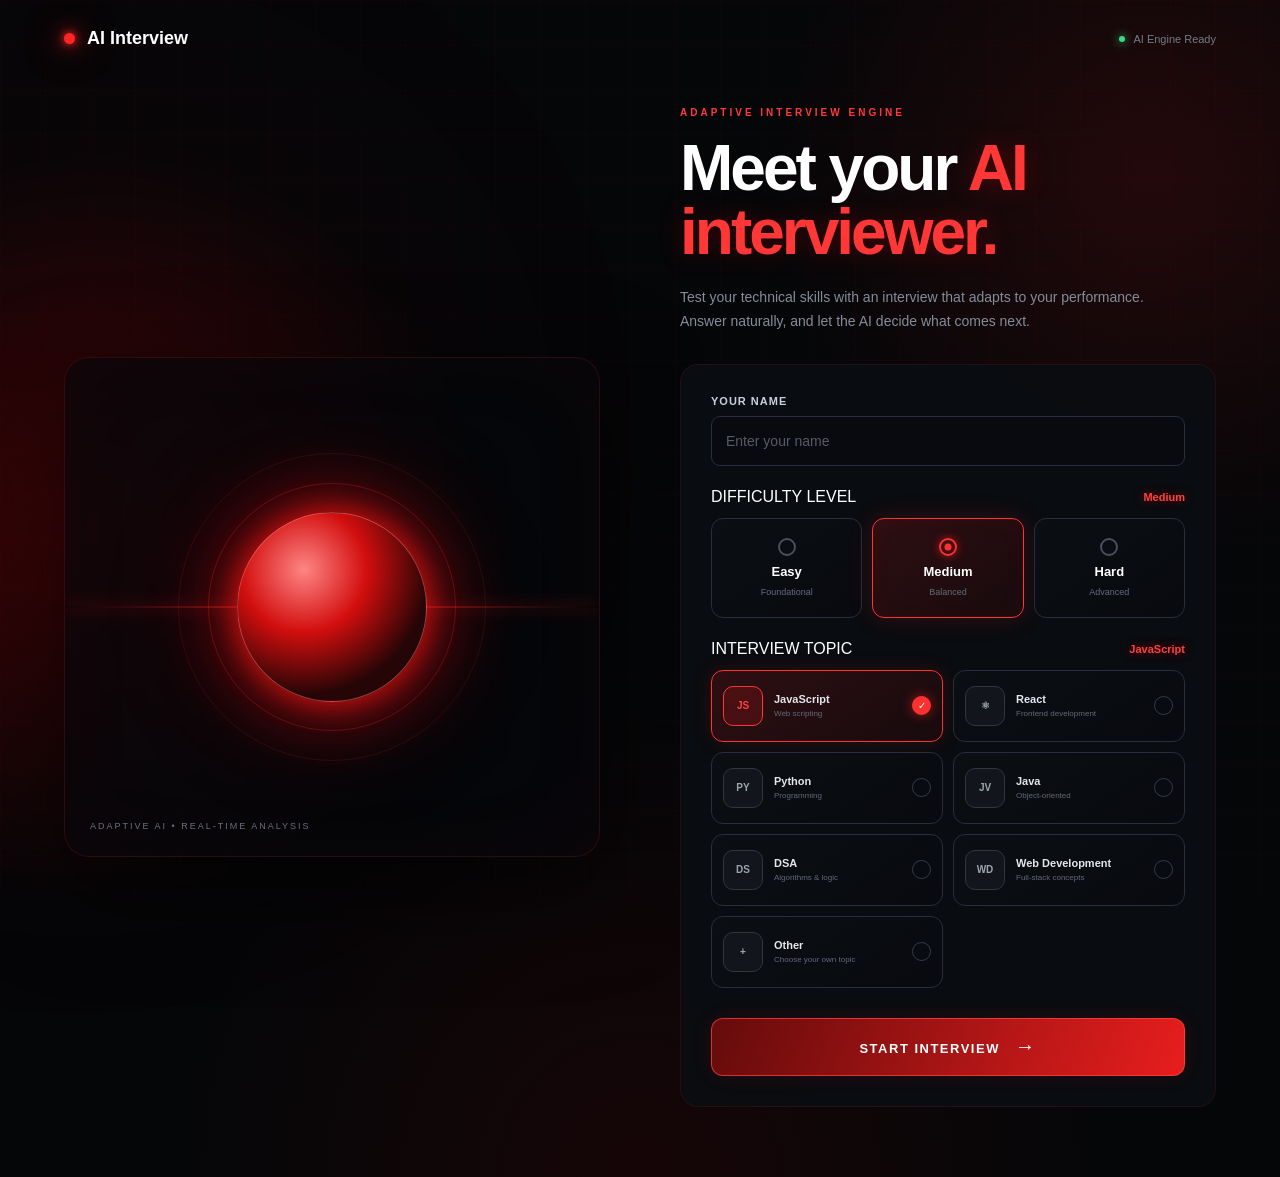
<file: index.html>
<!DOCTYPE html>
<html lang="en">

<head>

<meta charset="UTF-8">

<meta name="viewport"
content="width=device-width, initial-scale=1.0">

<title>AI Interview</title>

<style>

/* =========================
   RESET
========================= */

*{
    margin:0;
    padding:0;
    box-sizing:border-box;
}


/* =========================
   BODY
========================= */

body{

    min-height:100vh;

    color:#fff;

    font-family:
        Arial,
        Helvetica,
        sans-serif;

    overflow-x:hidden;

    background:

        radial-gradient(
            circle at 8% 45%,
            rgba(255,0,0,.20),
            transparent 28%
        ),

        radial-gradient(
            circle at 90% 15%,
            rgba(255,30,30,.12),
            transparent 25%
        ),

        radial-gradient(
            circle at 50% 100%,
            rgba(120,0,0,.15),
            transparent 35%
        ),

        #050608;
}


/* GRID */

body::before{

    content:"";

    position:fixed;

    inset:0;

    background-image:

        linear-gradient(
            rgba(255,0,0,.035) 1px,
            transparent 1px
        ),

        linear-gradient(
            90deg,
            rgba(255,0,0,.035) 1px,
            transparent 1px
        );

    background-size:45px 45px;

    pointer-events:none;
}


/* RED GLOW */

body::after{

    content:"";

    position:fixed;

    width:550px;
    height:550px;

    left:-200px;
    top:20%;

    border-radius:50%;

    background:#ff1515;

    filter:blur(180px);

    opacity:.07;

    animation:bgGlow 6s ease-in-out infinite;

    pointer-events:none;
}


@keyframes bgGlow{

    0%,100%{

        transform:scale(1);

        opacity:.05;
    }

    50%{

        transform:scale(1.3);

        opacity:.1;
    }

}


/* =========================
   HEADER
========================= */

.topbar{

    width:100%;

    padding:28px 5%;

    display:flex;

    justify-content:space-between;

    align-items:center;

    position:relative;

    z-index:10;
}


.brand{

    display:flex;

    align-items:center;

    gap:12px;
}


.brand-dot{

    width:11px;
    height:11px;

    border-radius:50%;

    background:#ff2525;

    box-shadow:

        0 0 8px #ff2525,
        0 0 20px #ff2525,
        0 0 40px rgba(255,0,0,.7);

    animation:dotGlow 2s infinite;
}


@keyframes dotGlow{

    0%,100%{

        transform:scale(1);

        box-shadow:

            0 0 8px #ff2525,
            0 0 20px #ff2525;
    }

    50%{

        transform:scale(1.3);

        box-shadow:

            0 0 12px #ff2525,
            0 0 30px #ff2525,
            0 0 55px rgba(255,0,0,.6);
    }

}


.brand-name{

    font-size:18px;

    font-weight:600;
}


.status{

    display:flex;

    align-items:center;

    gap:8px;

    color:#737b88;

    font-size:11px;
}


.status-dot{

    width:6px;
    height:6px;

    border-radius:50%;

    background:#36dc89;

    box-shadow:0 0 10px #36dc89;
}


/* =========================
   MAIN
========================= */

.main{

    min-height:
        calc(100vh - 80px);

    width:90%;

    max-width:1200px;

    margin:auto;

    display:grid;

    grid-template-columns:
        1fr 1fr;

    gap:80px;

    align-items:center;

    padding:
        30px 0 70px;

    position:relative;

    z-index:2;
}


/* =========================
   AI VISUAL
========================= */

.visual{

    height:500px;

    border-radius:25px;

    position:relative;

    overflow:hidden;

    display:flex;

    justify-content:center;

    align-items:center;

    background:

        radial-gradient(
            circle at center,
            rgba(255,0,0,.15),
            transparent 45%
        ),

        rgba(5,7,11,.75);

    border:
        1px solid
        rgba(255,50,50,.15);

    box-shadow:

        inset 0 0 100px
        rgba(255,0,0,.03),

        0 30px 100px
        rgba(0,0,0,.6);
}


.visual::before{

    content:"";

    position:absolute;

    left:0;

    width:100%;

    height:2px;

    background:

        linear-gradient(
            90deg,
            transparent,
            #ff2525,
            transparent
        );

    box-shadow:
        0 0 15px #ff2525;

    opacity:.6;

    animation:
        scan 4s linear infinite;
}


@keyframes scan{

    0%{
        top:-5%;
    }

    100%{
        top:105%;
    }

}


/* =========================
   AI ORB
========================= */

.ai-orb{

    width:190px;
    height:190px;

    border-radius:50%;

    position:relative;

    background:

        radial-gradient(
            circle at 35% 30%,
            #ff8585,
            #d20e0e 35%,
            #250506 70%
        );

    border:
        1px solid
        rgba(255,120,120,.5);

    box-shadow:

        0 0 30px
        rgba(255,20,20,.8),

        0 0 80px
        rgba(255,20,20,.5),

        0 0 150px
        rgba(255,20,20,.2);

    animation:
        orbFloat 4s ease-in-out infinite;
}


@keyframes orbFloat{

    0%,100%{
        transform:translateY(0);
    }

    50%{
        transform:translateY(-18px);
    }

}


.ai-orb::before{

    content:"";

    position:absolute;

    inset:-30px;

    border-radius:50%;

    border:
        1px solid
        rgba(255,50,50,.25);

    animation:
        rotateRing 8s linear infinite;
}


.ai-orb::after{

    content:"";

    position:absolute;

    inset:-60px;

    border-radius:50%;

    border:
        1px solid
        rgba(255,50,50,.12);

    animation:
        rotateRing 12s linear infinite reverse;
}


@keyframes rotateRing{

    from{
        transform:rotate(0deg);
    }

    to{
        transform:rotate(360deg);
    }

}


.visual-label{

    position:absolute;

    bottom:25px;

    left:25px;

    color:#69717e;

    font-size:9px;

    letter-spacing:2px;
}


/* =========================
   INTRO
========================= */

.intro{

    max-width:550px;

    animation:
        formEnter 1s ease .2s both;
}


@keyframes formEnter{

    from{

        opacity:0;

        transform:
            translateX(50px);
    }

    to{

        opacity:1;

        transform:
            translateX(0);
    }

}


.eyebrow{

    color:#ff3939;

    font-size:10px;

    font-weight:bold;

    letter-spacing:3px;

    margin-bottom:18px;
}


.intro h1{

    font-size:
        clamp(40px,5vw,65px);

    line-height:1;

    letter-spacing:-3px;

    margin-bottom:22px;
}


.intro h1 span{

    color:#ff3737;

    text-shadow:
        0 0 25px
        rgba(255,0,0,.25);
}


.intro-text{

    color:#858c99;

    font-size:14px;

    line-height:1.7;

    max-width:480px;

    margin-bottom:30px;
}


/* =========================
   FORM
========================= */

.form-card{

    padding:30px;

    background:
        rgba(10,13,18,.94);

    border:
        1px solid
        rgba(255,50,50,.1);

    border-radius:18px;

    backdrop-filter:
        blur(20px);
}


.field{

    margin-bottom:22px;
}


.field>label{

    display:block;

    color:#cbd0d8;

    font-size:11px;

    font-weight:600;

    letter-spacing:1px;

    margin-bottom:9px;
}


/* =========================
   NAME
========================= */

.name-input{

    width:100%;

    height:50px;

    background:#080a0f;

    border:
        1px solid
        #292e38;

    border-radius:9px;

    padding:0 14px;

    color:white;

    font-size:14px;

    outline:none;

    transition:.3s;
}


.name-input::placeholder{

    color:#555c67;
}


.name-input:focus{

    border-color:#ff3737;

    box-shadow:

        0 0 0 3px
        rgba(255,30,30,.08),

        0 0 20px
        rgba(255,0,0,.08);
}


/* =========================
   TITLES
========================= */

.difficulty-title,
.topic-title{

    display:flex;

    justify-content:space-between;

    align-items:center;

    margin-bottom:12px;
}


.difficulty-title label,
.topic-title label{

    margin:0;
}


.difficulty-current,
.topic-selected{

    color:#ff4141;

    font-size:11px;

    font-weight:bold;

    text-shadow:
        0 0 10px
        rgba(255,0,0,.5);
}


/* =========================
   DIFFICULTY
========================= */

.difficulty-options{

    display:grid;

    grid-template-columns:
        repeat(3,1fr);

    gap:10px;
}


.difficulty-option input{

    display:none;
}


.difficulty-card{

    min-height:100px;

    padding:14px 8px;

    border:
        1px solid
        #292e38;

    border-radius:12px;

    background:

        linear-gradient(
            145deg,
            #0b0e13,
            #080a0f
        );

    display:flex;

    flex-direction:column;

    align-items:center;

    justify-content:center;

    gap:8px;

    cursor:pointer;

    transition:.3s;
}


.radio-circle{

    width:18px;
    height:18px;

    border-radius:50%;

    border:
        2px solid
        #4a4f59;

    position:relative;

    transition:.3s;
}


.radio-circle::after{

    content:"";

    position:absolute;

    width:7px;
    height:7px;

    border-radius:50%;

    background:#ff3030;

    top:50%;
    left:50%;

    transform:
        translate(-50%,-50%)
        scale(0);

    box-shadow:
        0 0 12px
        #ff3030;

    transition:.3s;
}


.level-name{

    font-size:13px;

    font-weight:600;
}


.level-description{

    font-size:9px;

    color:#646c78;
}


.difficulty-option:hover
.difficulty-card{

    transform:
        translateY(-3px);

    border-color:
        rgba(255,50,50,.4);

    box-shadow:

        0 10px 30px
        rgba(255,0,0,.08);
}


.difficulty-option input:checked
+ .difficulty-card{

    border-color:#ff3030;

    background:

        linear-gradient(
            145deg,
            rgba(255,30,30,.15),
            rgba(50,8,8,.35)
        );

    box-shadow:

        0 0 25px
        rgba(255,30,30,.18),

        inset 0 0 25px
        rgba(255,30,30,.04);
}


.difficulty-option input:checked
+ .difficulty-card
.radio-circle{

    border-color:#ff3030;

    box-shadow:
        0 0 10px
        rgba(255,30,30,.5);
}


.difficulty-option input:checked
+ .difficulty-card
.radio-circle::after{

    transform:
        translate(-50%,-50%)
        scale(1);
}


#easy:checked
+ .difficulty-card{

    border-color:#b73535;
}


#medium:checked
+ .difficulty-card{

    border-color:#ff3535;
}


#hard:checked
+ .difficulty-card{

    border-color:#ff1c1c;

    background:

        linear-gradient(
            145deg,
            rgba(255,0,0,.25),
            rgba(100,5,5,.4)
        );

    box-shadow:

        0 0 35px
        rgba(255,0,0,.28);
}


/* =========================
   TOPICS
========================= */

.topic-options{

    display:grid;

    grid-template-columns:
        repeat(2,1fr);

    gap:10px;
}


.topic-option input{

    display:none;
}


.topic-card{

    min-height:72px;

    padding:11px;

    display:flex;

    align-items:center;

    gap:11px;

    position:relative;

    overflow:hidden;

    border:
        1px solid
        #292e38;

    border-radius:12px;

    background:

        linear-gradient(
            145deg,
            #0b0e13,
            #080a0f
        );

    cursor:pointer;

    transition:.3s;
}


.topic-card:hover{

    transform:
        translateY(-3px);

    border-color:
        rgba(255,50,50,.4);

    box-shadow:

        0 10px 30px
        rgba(255,0,0,.08);
}


.topic-icon{

    width:40px;
    height:40px;

    min-width:40px;

    display:flex;

    align-items:center;

    justify-content:center;

    border-radius:10px;

    background:#12151b;

    border:
        1px solid
        #303540;

    color:#9da4af;

    font-size:10px;

    font-weight:bold;

    transition:.3s;
}


.topic-info{

    min-width:0;
}


.topic-name{

    color:#e4e7ec;

    font-size:11px;

    font-weight:600;

    margin-bottom:4px;
}


.topic-description{

    color:#626a76;

    font-size:8px;
}


.topic-check{

    width:19px;
    height:19px;

    min-width:19px;

    border-radius:50%;

    border:
        1px solid
        #353a44;

    color:transparent;

    display:flex;

    align-items:center;

    justify-content:center;

    font-size:10px;

    margin-left:auto;

    transition:.3s;
}


.topic-option input:checked
+ .topic-card{

    border-color:#ff3030;

    background:

        linear-gradient(
            145deg,
            rgba(255,30,30,.15),
            rgba(50,8,8,.35)
        );

    box-shadow:

        0 0 20px
        rgba(255,30,30,.15);
}


.topic-option input:checked
+ .topic-card
.topic-icon{

    background:
        rgba(255,30,30,.15);

    border-color:#ff3434;

    color:#ff4545;
}


.topic-option input:checked
+ .topic-card
.topic-check{

    background:#ff3030;

    border-color:#ff3030;

    color:white;

    box-shadow:
        0 0 12px
        rgba(255,30,30,.6);
}


/* =========================
   OTHER
========================= */

.other-input-container{

    display:none;

    position:relative;

    margin-top:12px;

    animation:
        otherShow .35s ease;
}


@keyframes otherShow{

    from{

        opacity:0;

        transform:
            translateY(-8px);
    }

    to{

        opacity:1;

        transform:
            translateY(0);
    }

}


.other-topic-input{

    width:100%;

    height:48px;

    padding:
        0 45px 0 14px;

    background:#080a0f;

    color:white;

    border:
        1px solid
        #ff3030;

    border-radius:9px;

    outline:none;

    font-size:13px;
}


.other-topic-input::placeholder{

    color:#555c67;
}


.other-input-container span{

    position:absolute;

    right:15px;

    top:50%;

    transform:
        translateY(-50%);

    color:#ff3b3b;

    font-size:18px;
}


/* =========================
   START BUTTON
========================= */

.start-button{

    width:100%;

    height:58px;

    margin-top:8px;

    border:
        1px solid
        rgba(255,70,70,.7);

    border-radius:12px;

    background:

        linear-gradient(
            110deg,
            #650b0b,
            #e51d1d,
            #700808
        );

    background-size:200% 100%;

    color:white;

    font-size:13px;

    font-weight:700;

    letter-spacing:1.5px;

    cursor:pointer;

    position:relative;

    overflow:hidden;

    transition:

        transform .3s ease,
        box-shadow .3s ease,
        background-position .5s ease;

    box-shadow:

        0 0 20px
        rgba(255,0,0,.12);
}


.start-button::before{

    content:"";

    position:absolute;

    top:0;

    left:-120%;

    width:80%;

    height:100%;

    background:

        linear-gradient(
            100deg,
            transparent,
            rgba(255,255,255,.35),
            transparent
        );

    transform:
        skewX(-25deg);

    transition:.7s;
}


.start-button::after{

    content:"";

    position:absolute;

    inset:-2px;

    border-radius:13px;

    border:
        1px solid
        rgba(255,60,60,.5);

    opacity:0;

    box-shadow:

        0 0 20px #ff2222,

        0 0 40px
        rgba(255,0,0,.5);

    transition:.3s;

    pointer-events:none;
}


.start-button:hover{

    transform:
        translateY(-3px)
        scale(1.01);

    background-position:
        100% 0;

    box-shadow:

        0 8px 30px
        rgba(255,0,0,.3),

        0 0 45px
        rgba(255,0,0,.15);
}


.start-button:hover::before{

    left:130%;
}


.start-button:hover::after{

    opacity:1;
}


.start-button:active{

    transform:
        translateY(0)
        scale(.98);
}


.start-button .arrow{

    font-size:20px;

    margin-left:10px;

    display:inline-block;

    transition:.3s;
}


.start-button:hover .arrow{

    transform:
        translateX(6px);
}




@media(max-width:950px){

    .main{

        grid-template-columns:1fr;

        max-width:700px;

        gap:35px;
    }

    .visual{

        height:300px;

        order:-1;
    }

    .ai-orb{

        width:130px;
        height:130px;
    }

    .intro{

        max-width:100%;
    }

}




@media(max-width:600px){

    .topbar{

        padding:22px 20px;
    }

    .status{

        display:none;
    }

    .main{

        width:
            calc(100% - 30px);

        padding:
            20px 0 50px;

        gap:25px;
    }

    .visual{

        height:220px;

        border-radius:18px;
    }

    .ai-orb{

        width:100px;
        height:100px;
    }

    .intro h1{

        font-size:42px;

        letter-spacing:-2px;
    }

    .form-card{

        padding:20px;

        border-radius:15px;
    }

    .difficulty-options{

        grid-template-columns:1fr;
    }

    .difficulty-card{

        min-height:65px;

        flex-direction:row;

        justify-content:flex-start;

        padding:13px 16px;
    }

    .level-description{

        margin-left:auto;
    }

    .topic-options{

        grid-template-columns:1fr;
    }

}




@media(max-width:380px){

    .brand-name{

        font-size:16px;
    }

    .intro h1{

        font-size:35px;
    }

    .form-card{

        padding:16px;
    }

}

</style>

</head>


<body>




<header class="topbar">

    <div class="brand">

        <div class="brand-dot"></div>

        <div class="brand-name">
            AI Interview
        </div>

    </div>


    <div class="status">

        <div class="status-dot"></div>

        AI Engine Ready

    </div>

</header>





<main class="main">


    <!-- AI VISUAL -->

    <section class="visual">

        <div class="ai-orb"></div>

        <div class="visual-label">

            ADAPTIVE AI • REAL-TIME ANALYSIS

        </div>

    </section>



    <!-- INTRO -->

    <section class="intro">


        <div class="eyebrow">

            ADAPTIVE INTERVIEW ENGINE

        </div>


        <h1>

            Meet your
            <span>AI interviewer.</span>

        </h1>


        <p class="intro-text">

            Test your technical skills with an
            interview that adapts to your performance.
            Answer naturally, and let the AI decide
            what comes next.

        </p>



        <!-- FORM -->

        <div class="form-card">


            <!-- NAME -->

            <div class="field">

                <label>
                    YOUR NAME
                </label>

                <input

                    type="text"

                    class="name-input"

                    id="nameInput"

                    placeholder="Enter your name"

                >

            </div>



            <!-- DIFFICULTY -->

            <div class="field">


                <div class="difficulty-title">

                    <label>

                        DIFFICULTY LEVEL

                    </label>


                    <span

                        class="difficulty-current"

                        id="difficultyText">

                        Medium

                    </span>

                </div>



                <div class="difficulty-options">


                    <!-- EASY -->

                    <label class="difficulty-option">

                        <input

                            type="radio"

                            name="difficulty"

                            id="easy"

                            value="Easy"

                        >

                        <div class="difficulty-card">

                            <div class="radio-circle"></div>

                            <div class="level-name">
                                Easy
                            </div>

                            <div class="level-description">
                                Foundational
                            </div>

                        </div>

                    </label>



                    <!-- MEDIUM -->

                    <label class="difficulty-option">

                        <input

                            type="radio"

                            name="difficulty"

                            id="medium"

                            value="Medium"

                            checked

                        >

                        <div class="difficulty-card">

                            <div class="radio-circle"></div>

                            <div class="level-name">
                                Medium
                            </div>

                            <div class="level-description">
                                Balanced
                            </div>

                        </div>

                    </label>



                    <!-- HARD -->

                    <label class="difficulty-option">

                        <input

                            type="radio"

                            name="difficulty"

                            id="hard"

                            value="Hard"

                        >

                        <div class="difficulty-card">

                            <div class="radio-circle"></div>

                            <div class="level-name">
                                Hard
                            </div>

                            <div class="level-description">
                                Advanced
                            </div>

                        </div>

                    </label>


                </div>

            </div>



            <!-- TOPIC -->

            <div class="field">


                <div class="topic-title">

                    <label>

                        INTERVIEW TOPIC

                    </label>


                    <span

                        class="topic-selected"

                        id="topicText">

                        JavaScript

                    </span>

                </div>



                <div class="topic-options">


                    <!-- JAVASCRIPT -->

                    <label class="topic-option">

                        <input

                            type="radio"

                            name="topic"

                            value="JavaScript"

                            checked

                        >

                        <div class="topic-card">

                            <div class="topic-icon">
                                JS
                            </div>

                            <div class="topic-info">

                                <div class="topic-name">
                                    JavaScript
                                </div>

                                <div class="topic-description">
                                    Web scripting
                                </div>

                            </div>

                            <div class="topic-check">
                                ✓
                            </div>

                        </div>

                    </label>



                    <!-- REACT -->

                    <label class="topic-option">

                        <input

                            type="radio"

                            name="topic"

                            value="React"

                        >

                        <div class="topic-card">

                            <div class="topic-icon">
                                ⚛
                            </div>

                            <div class="topic-info">

                                <div class="topic-name">
                                    React
                                </div>

                                <div class="topic-description">
                                    Frontend development
                                </div>

                            </div>

                            <div class="topic-check">
                                ✓
                            </div>

                        </div>

                    </label>



                    <!-- PYTHON -->

                    <label class="topic-option">

                        <input

                            type="radio"

                            name="topic"

                            value="Python"

                        >

                        <div class="topic-card">

                            <div class="topic-icon">
                                PY
                            </div>

                            <div class="topic-info">

                                <div class="topic-name">
                                    Python
                                </div>

                                <div class="topic-description">
                                    Programming
                                </div>

                            </div>

                            <div class="topic-check">
                                ✓
                            </div>

                        </div>

                    </label>



                    <!-- JAVA -->

                    <label class="topic-option">

                        <input

                            type="radio"

                            name="topic"

                            value="Java"

                        >

                        <div class="topic-card">

                            <div class="topic-icon">
                                JV
                            </div>

                            <div class="topic-info">

                                <div class="topic-name">
                                    Java
                                </div>

                                <div class="topic-description">
                                    Object-oriented
                                </div>

                            </div>

                            <div class="topic-check">
                                ✓
                            </div>

                        </div>

                    </label>



                    <!-- DSA -->

                    <label class="topic-option">

                        <input

                            type="radio"

                            name="topic"

                            value="DSA"

                        >

                        <div class="topic-card">

                            <div class="topic-icon">
                                DS
                            </div>

                            <div class="topic-info">

                                <div class="topic-name">
                                    DSA
                                </div>

                                <div class="topic-description">
                                    Algorithms & logic
                                </div>

                            </div>

                            <div class="topic-check">
                                ✓
                            </div>

                        </div>

                    </label>



                    <!-- WEB DEVELOPMENT -->

                    <label class="topic-option">

                        <input

                            type="radio"

                            name="topic"

                            value="Web Development"

                        >

                        <div class="topic-card">

                            <div class="topic-icon">
                                WD
                            </div>

                            <div class="topic-info">

                                <div class="topic-name">
                                    Web Development
                                </div>

                                <div class="topic-description">
                                    Full-stack concepts
                                </div>

                            </div>

                            <div class="topic-check">
                                ✓
                            </div>

                        </div>

                    </label>



                    <!-- OTHER -->

                    <label class="topic-option">

                        <input

                            type="radio"

                            name="topic"

                            value="Other"

                            id="otherTopic"

                        >

                        <div class="topic-card">

                            <div class="topic-icon">
                                +
                            </div>

                            <div class="topic-info">

                                <div class="topic-name">
                                    Other
                                </div>

                                <div class="topic-description">
                                    Choose your own topic
                                </div>

                            </div>

                            <div class="topic-check">
                                ✓
                            </div>

                        </div>

                    </label>


                </div>



                <!-- OTHER INPUT -->

                <div

                    class="other-input-container"

                    id="otherInputContainer"

                >

                    <input

                        type="text"

                        class="other-topic-input"

                        id="otherTopicInput"

                        placeholder="Enter language or topic..."

                    >

                    <span>↵</span>

                </div>


            </div>



            <!-- START BUTTON -->

            <button

                class="start-button"

                id="startButton"

            >

                <span>
                    START INTERVIEW
                </span>

                <span class="arrow">
                    →
                </span>

            </button>


        </div>

    </section>

</main>




<script>


const difficultyOptions =
document.querySelectorAll(
    'input[name="difficulty"]'
);


const difficultyText =
document.getElementById(
    "difficultyText"
);


difficultyOptions.forEach(option => {

    option.addEventListener(
        "change",
        () => {

            difficultyText.textContent =
                option.value;

        }
    );

});





const topicOptions =
document.querySelectorAll(
    'input[name="topic"]'
);


const topicText =
document.getElementById(
    "topicText"
);


const otherTopic =
document.getElementById(
    "otherTopic"
);


const otherInputContainer =
document.getElementById(
    "otherInputContainer"
);


const otherTopicInput =
document.getElementById(
    "otherTopicInput"
);



topicOptions.forEach(option => {

    option.addEventListener(
        "change",
        () => {

            if(option.value === "Other"){

                otherInputContainer.style.display =
                    "block";


                topicText.textContent =
                    "Custom";


                setTimeout(() => {

                    otherTopicInput.focus();

                },100);

            }

            else{

                otherInputContainer.style.display =
                    "none";


                topicText.textContent =
                    option.value;


                otherTopicInput.value =
                    "";

            }

        }
    );

});






otherTopicInput.addEventListener(
    "input",
    () => {

        if(

            otherTopic.checked &&

            otherTopicInput.value.trim() !== ""

        ){

            topicText.textContent =
                otherTopicInput.value.trim();

        }

    }
);





document.getElementById(
    "startButton"
).addEventListener(
    "click",
    () => {


        /* GET NAME */

        const name =
            document.getElementById(
                "nameInput"
            )
            .value
            .trim();



        /* GET DIFFICULTY */

        const difficulty =
            document.querySelector(
                'input[name="difficulty"]:checked'
            )
            .value;



        /* GET TOPIC */

        let topic =
            document.querySelector(
                'input[name="topic"]:checked'
            )
            .value;



        /* NAME VALIDATION */

        if(name === ""){

            alert(
                "Please enter your name."
            );

            document.getElementById(
                "nameInput"
            ).focus();

            return;

        }



        /* OTHER TOPIC */

        if(topic === "Other"){

            topic =
                otherTopicInput
                .value
                .trim();



            if(topic === ""){

                alert(
                    "Please enter your interview topic."
                );

                otherTopicInput.focus();

                return;

            }

        }



       
      

        localStorage.setItem(
            "interviewName",
            name
        );


        localStorage.setItem(
            "interviewDifficulty",
            difficulty
        );


        localStorage.setItem(
            "interviewTopic",
            topic
        );



        
        window.location.href =
            "subtopics.html";

    }
);

</script>

</body>

</html>
</file>
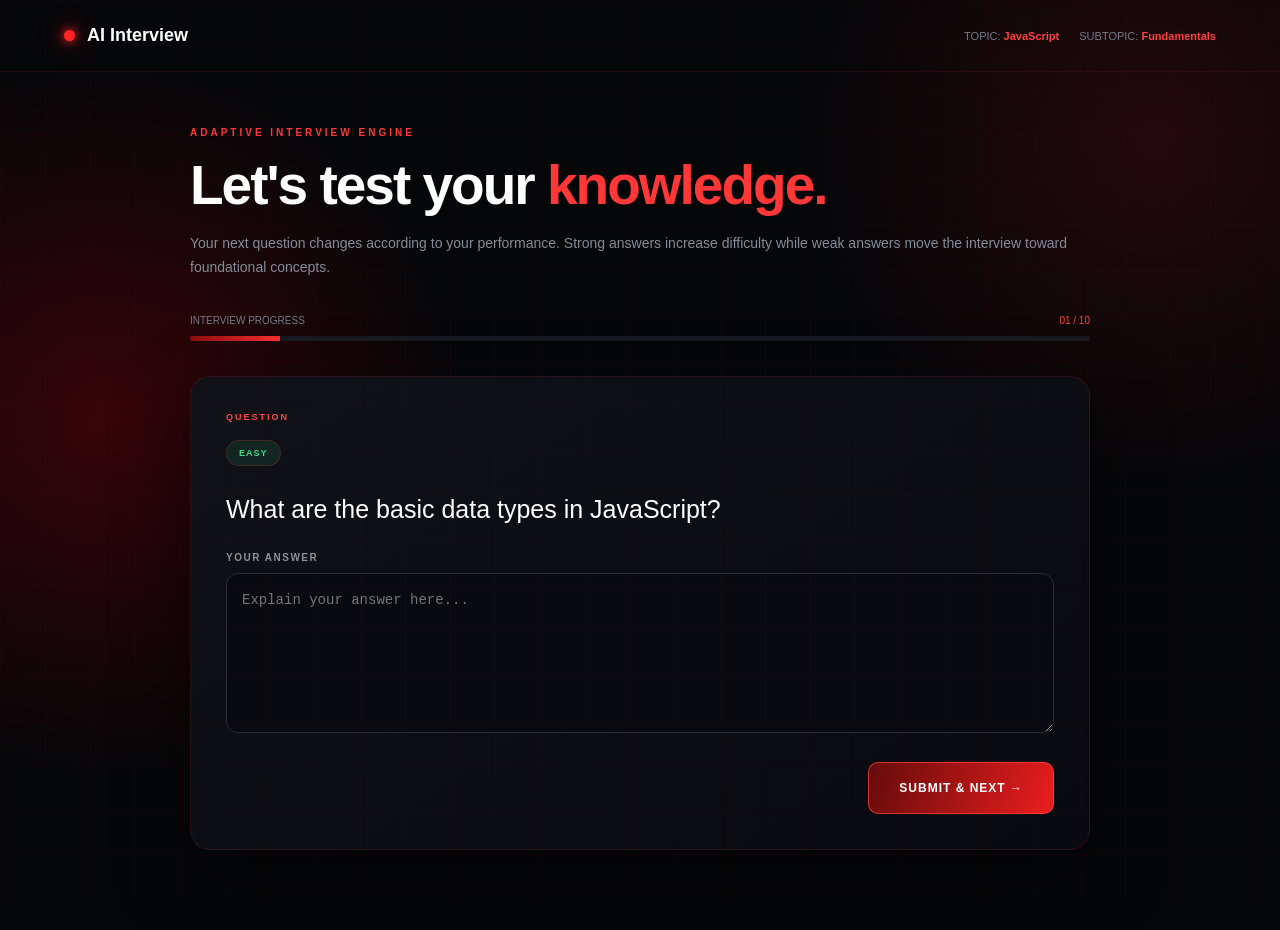
<file: questions.html>
<!DOCTYPE html>
<html lang="en">
<head>
<meta charset="UTF-8">
<meta name="viewport" content="width=device-width, initial-scale=1.0">
<title>AI Interview - Adaptive Interview</title>

<style>
*{
    margin:0;
    padding:0;
    box-sizing:border-box;
}

body{
    min-height:100vh;
    color:white;
    font-family:Arial,Helvetica,sans-serif;
    background:
        radial-gradient(circle at 8% 45%,rgba(255,0,0,.20),transparent 28%),
        radial-gradient(circle at 90% 15%,rgba(255,30,30,.12),transparent 25%),
        #050608;
}

body::before{
    content:"";
    position:fixed;
    inset:0;
    background-image:
        linear-gradient(rgba(255,0,0,.035) 1px,transparent 1px),
        linear-gradient(90deg,rgba(255,0,0,.035) 1px,transparent 1px);
    background-size:45px 45px;
    pointer-events:none;
}

.topbar{
    padding:25px 5%;
    display:flex;
    justify-content:space-between;
    align-items:center;
    border-bottom:1px solid rgba(255,50,50,.08);
}

.brand{
    display:flex;
    align-items:center;
    gap:12px;
}

.brand-dot{
    width:11px;
    height:11px;
    border-radius:50%;
    background:#ff2525;
    box-shadow:0 0 10px #ff2525,0 0 25px #ff2525;
}

.brand-name{
    font-size:18px;
    font-weight:600;
}

.info{
    display:flex;
    gap:20px;
    color:#737b88;
    font-size:11px;
}

.info span{
    color:#ff4141;
    font-weight:bold;
}

.container{
    width:90%;
    max-width:900px;
    margin:auto;
    padding:55px 0 80px;
}

.eyebrow{
    color:#ff3939;
    font-size:10px;
    font-weight:bold;
    letter-spacing:3px;
    margin-bottom:15px;
}

.heading h1{
    font-size:clamp(38px,5vw,55px);
    letter-spacing:-2px;
    margin-bottom:15px;
}

.heading h1 span{
    color:#ff3737;
}

.heading p{
    color:#858c99;
    font-size:14px;
    line-height:1.7;
}

.progress{
    margin:35px 0;
}

.progress-top{
    display:flex;
    justify-content:space-between;
    color:#737b88;
    font-size:10px;
    margin-bottom:10px;
}

.progress-number{
    color:#ff4141;
}

.progress-bar{
    height:5px;
    background:#171a20;
    border-radius:10px;
    overflow:hidden;
}

.progress-fill{
    height:100%;
    width:10%;
    background:linear-gradient(90deg,#8b0c0c,#ff3030);
    transition:.5s;
}

.question-card{
    background:linear-gradient(145deg,rgba(15,18,24,.97),rgba(8,10,15,.97));
    border:1px solid rgba(255,50,50,.13);
    border-radius:20px;
    padding:35px;
    box-shadow:0 25px 70px rgba(0,0,0,.5);
}

.question-tag{
    color:#ff4545;
    font-size:9px;
    font-weight:bold;
    letter-spacing:2px;
    margin-bottom:18px;
}

.question-text{
    font-size:25px;
    line-height:1.45;
    margin-bottom:25px;
}

.difficulty{
    display:inline-block;
    padding:7px 12px;
    border-radius:20px;
    background:rgba(255,30,30,.08);
    border:1px solid rgba(255,50,50,.2);
    color:#ff4545;
    font-size:9px;
    font-weight:bold;
    letter-spacing:1px;
    margin-bottom:25px;
}

.answer-label{
    display:block;
    color:#8a919c;
    font-size:10px;
    font-weight:bold;
    letter-spacing:1.5px;
    margin-bottom:10px;
}

.answer-box{
    width:100%;
    min-height:160px;
    resize:vertical;
    padding:15px;
    background:#080a0f;
    border:1px solid #292e38;
    border-radius:12px;
    color:white;
    font-size:14px;
    line-height:1.6;
    outline:none;
}

.answer-box:focus{
    border-color:#ff3737;
    box-shadow:0 0 0 3px rgba(255,30,30,.08);
}

.button-row{
    display:flex;
    justify-content:flex-end;
    margin-top:25px;
}

.next-button{
    height:52px;
    padding:0 30px;
    border:1px solid rgba(255,70,70,.7);
    border-radius:10px;
    background:linear-gradient(110deg,#650b0b,#e51d1d,#700808);
    background-size:200% 100%;
    color:white;
    font-size:12px;
    font-weight:bold;
    letter-spacing:1px;
    cursor:pointer;
    transition:.3s;
}

.next-button:hover{
    transform:translateY(-2px);
    background-position:100% 0;
    box-shadow:0 8px 30px rgba(255,0,0,.3);
}

.feedback{
    display:none;
    margin-top:20px;
    padding:15px;
    border-radius:10px;
    font-size:11px;
}

.feedback.good{
    display:block;
    color:#36dc89;
    background:rgba(54,220,137,.06);
    border:1px solid rgba(54,220,137,.2);
}

.feedback.average{
    display:block;
    color:#ffb13b;
    background:rgba(255,177,59,.06);
    border:1px solid rgba(255,177,59,.2);
}

.feedback.bad{
    display:block;
    color:#ff4545;
    background:rgba(255,30,30,.06);
    border:1px solid rgba(255,30,30,.2);
}

.result-card{
    display:none;
    text-align:center;
    background:linear-gradient(145deg,rgba(15,18,24,.97),rgba(8,10,15,.97));
    border:1px solid rgba(255,50,50,.13);
    border-radius:20px;
    padding:45px 30px;
}

.result-card h2{
    font-size:32px;
    margin-bottom:12px;
}

.result-card h2 span{
    color:#ff3737;
}

.result-message{
    color:#737b88;
    font-size:13px;
    margin-bottom:30px;
}

.score{
    width:150px;
    height:150px;
    margin:0 auto 30px;
    border-radius:50%;
    display:flex;
    flex-direction:column;
    align-items:center;
    justify-content:center;
    background:radial-gradient(circle,rgba(255,30,30,.16),#080a0f 65%);
    border:2px solid rgba(255,40,40,.6);
}

.score-number{
    font-size:30px;
    font-weight:bold;
}

.score-label{
    color:#737b88;
    font-size:9px;
    letter-spacing:2px;
    margin-top:5px;
}

.stats{
    display:grid;
    grid-template-columns:repeat(3,1fr);
    gap:12px;
    margin-bottom:30px;
}

.stat{
    padding:20px 10px;
    background:#080a0f;
    border:1px solid #292e38;
    border-radius:12px;
}

.stat-number{
    font-size:25px;
    font-weight:bold;
    margin-bottom:7px;
}

.correct{
    color:#36dc89;
}

.skipped{
    color:#ff9b30;
}

.wrong{
    color:#ff3030;
}

.stat-label{
    color:#737b88;
    font-size:9px;
    letter-spacing:1.5px;
}

.progression{
    padding:20px;
    background:#080a0f;
    border:1px solid #292e38;
    border-radius:12px;
    margin-bottom:25px;
}

.progression-title{
    color:#737b88;
    font-size:10px;
    letter-spacing:1px;
    margin-bottom:15px;
}

.progression-list{
    display:flex;
    justify-content:center;
    gap:8px;
    flex-wrap:wrap;
}

.level{
    padding:7px 10px;
    border-radius:8px;
    font-size:9px;
    font-weight:bold;
}

.easy{
    background:rgba(54,220,137,.1);
    color:#36dc89;
}

.medium{
    background:rgba(255,177,59,.1);
    color:#ffb13b;
}

.hard{
    background:rgba(255,30,30,.1);
    color:#ff4545;
}

.home-button{
    height:50px;
    padding:0 25px;
    border:1px solid #292e38;
    border-radius:10px;
    background:#0b0e13;
    color:white;
    cursor:pointer;
}

@media(max-width:600px){

    .topbar{
        padding:20px;
    }

    .info{
        display:none;
    }

    .container{
        width:calc(100% - 30px);
        padding:40px 0;
    }

    .question-card{
        padding:22px;
    }

    .question-text{
        font-size:20px;
    }

    .next-button{
        width:100%;
    }

    .stats{
        gap:6px;
    }
}
</style>
</head>

<body>

<header class="topbar">

    <div class="brand">
        <div class="brand-dot"></div>
        <div class="brand-name">AI Interview</div>
    </div>

    <div class="info">
        <div>TOPIC: <span id="topicDisplay"></span></div>
        <div>SUBTOPIC: <span id="subtopicDisplay"></span></div>
    </div>

</header>

<main class="container">

<section class="heading">

    <div class="eyebrow">
        ADAPTIVE INTERVIEW ENGINE
    </div>

    <h1>
        Let's test your <span>knowledge.</span>
    </h1>

    <p>
        Your next question changes according to your performance.
        Strong answers increase difficulty while weak answers
        move the interview toward foundational concepts.
    </p>

</section>

<div class="progress">

    <div class="progress-top">

        <span>
            INTERVIEW PROGRESS
        </span>

        <span class="progress-number" id="progressNumber">
            01 / 10
        </span>

    </div>

    <div class="progress-bar">

        <div
            class="progress-fill"
            id="progressFill">
        </div>

    </div>

</div>

<section class="question-card" id="questionCard">

    <div class="question-tag">
        QUESTION
    </div>

    <div
        class="difficulty"
        id="difficulty">
        EASY
    </div>

    <div
        class="question-text"
        id="questionText">
        Loading...
    </div>

    <label class="answer-label">
        YOUR ANSWER
    </label>

    <textarea
        class="answer-box"
        id="answerBox"
        placeholder="Explain your answer here...">
    </textarea>

    <div
        class="feedback"
        id="feedback">
    </div>

    <div class="button-row">

        <button
            class="next-button"
            id="nextButton">
            SUBMIT & NEXT →
        </button>

    </div>

</section>

<section
    class="result-card"
    id="resultCard">

    <div class="eyebrow">
        INTERVIEW COMPLETE
    </div>

    <h2>
        Your <span>Result</span>
    </h2>

    <p
        class="result-message"
        id="resultMessage">
    </p>

    <div class="score">

        <div
            class="score-number"
            id="finalScore">
            0 / 10
        </div>

        <div class="score-label">
            SCORE
        </div>

    </div>

    <div class="stats">

        <div class="stat">

            <div
                class="stat-number correct"
                id="correctCount">
                0
            </div>

            <div class="stat-label">
                CORRECT
            </div>

        </div>

        <div class="stat">

            <div
                class="stat-number skipped"
                id="skippedCount">
                0
            </div>

            <div class="stat-label">
                SKIPPED
            </div>

        </div>

        <div class="stat">

            <div
                class="stat-number wrong"
                id="wrongCount">
                0
            </div>

            <div class="stat-label">
                WRONG
            </div>

        </div>

    </div>

    <div class="progression">

        <div class="progression-title">
            DIFFICULTY PROGRESSION
        </div>

        <div
            class="progression-list"
            id="progressionList">
        </div>

    </div>

    <button
        class="home-button"
        onclick="window.location.href='index.html'">
        ← BACK TO HOME
    </button>

</section>

</main>

<script>

const params =
    new URLSearchParams(window.location.search);

const topic =
    params.get("topic") || "JavaScript";

const subtopic =
    params.get("subtopic") || "Fundamentals";

document.getElementById("topicDisplay").textContent = topic;

document.getElementById("subtopicDisplay").textContent = subtopic;

const questionBank = {

    JavaScript:{

        easy:[
            "What is JavaScript?",
            "What are variables in JavaScript?",
            "What are the basic data types in JavaScript?"
        ],

        medium:[
            "What is the difference between let, var and const?",
            "Explain the difference between == and === in JavaScript.",
            "What are JavaScript functions and why are they useful?"
        ],

        hard:[
            "Explain closures in JavaScript with an example.",
            "Explain the JavaScript event loop.",
            "How do promises, async and await work in JavaScript?"
        ]

    },

    React:{

        easy:[
            "What is React?",
            "What is a React component?",
            "What are props in React?"
        ],

        medium:[
            "What is state in React?",
            "Explain the useState hook.",
            "What is the Virtual DOM?"
        ],

        hard:[
            "Explain useEffect and its dependency array.",
            "What are custom hooks in React?",
            "How can you optimize React application performance?"
        ]

    },

    Python:{

        easy:[
            "What is Python?",
            "What are variables in Python?",
            "What are lists in Python?"
        ],

        medium:[
            "What is the difference between a list and tuple?",
            "Explain dictionaries in Python.",
            "What is object-oriented programming in Python?"
        ],

        hard:[
            "Explain decorators in Python.",
            "What are generators in Python?",
            "Explain Python memory management."
        ]

    },

    Java:{

        easy:[
            "What is Java?",
            "What is a class in Java?",
            "What is an object in Java?"
        ],

        medium:[
            "Explain inheritance in Java.",
            "What is polymorphism?",
            "What is encapsulation?"
        ],

        hard:[
            "Explain abstraction and interfaces in Java.",
            "Explain method overloading and overriding.",
            "How does the JVM manage Java programs?"
        ]

    },

    DSA:{

        easy:[
            "What is a data structure?",
            "What is an array?",
            "What is a linked list?"
        ],

        medium:[
            "What is a stack and where is it used?",
            "Explain binary search.",
            "What is the difference between BFS and DFS?"
        ],

        hard:[
            "Explain the time complexity of common sorting algorithms.",
            "How would you optimize a searching algorithm?",
            "Explain dynamic programming with an example."
        ]

    },

    "Web Development":{

        easy:[
            "What is HTML?",
            "What is CSS?",
            "What is JavaScript used for in web development?"
        ],

        medium:[
            "What is responsive web design?",
            "What is the DOM?",
            "What is an API?"
        ],

        hard:[
            "What is a REST API?",
            "Explain HTTP and HTTPS.",
            "Explain the difference between frontend and backend architecture."
        ]

    }

};

function createCustomQuestions(){

    return {

        easy:[
            "What is " + subtopic + "?",
            "What are the basic concepts of " + subtopic + "?",
            "Why is " + subtopic + " important?"
        ],

        medium:[
            "Explain an important concept of " + subtopic + ".",
            "What are the advantages of " + subtopic + "?",
            "How is " + subtopic + " used in real projects?"
        ],

        hard:[
            "Explain an advanced concept of " + subtopic + ".",
            "What are common challenges when working with " + subtopic + "?",
            "How would you optimize a solution involving " + subtopic + "?"
        ]

    };

}

const bank =
    questionBank[topic] || createCustomQuestions();

let difficulty = "easy";

let questionCount = 0;

let correct = 0;

let wrong = 0;

let skipped = 0;

let askedQuestions = [];

let previousAnswers = [];

let progression = [];

let currentQuestion = "";

const questionText =
    document.getElementById("questionText");

const difficultyDisplay =
    document.getElementById("difficulty");

const answerBox =
    document.getElementById("answerBox");

const nextButton =
    document.getElementById("nextButton");

const feedback =
    document.getElementById("feedback");

function getQuestion(level){

    const available =
        bank[level].filter(
            question =>
            !askedQuestions.includes(question)
        );

    if(available.length === 0){

        const allQuestions = bank[level];

        const unused =
            allQuestions.find(
                q => !askedQuestions.includes(q)
            );

        if(unused){
            return unused;
        }

    }

    if(available.length > 0){

        return available[
            Math.floor(
                Math.random() * available.length
            )
        ];

    }

    const all =
        [
            ...bank.easy,
            ...bank.medium,
            ...bank.hard
        ];

    return all.find(
        q => !askedQuestions.includes(q)
    ) || all[0];

}

function showQuestion(){

    currentQuestion =
        getQuestion(difficulty);

    askedQuestions.push(currentQuestion);

    progression.push(difficulty);

    questionText.textContent =
        currentQuestion;

    difficultyDisplay.textContent =
        difficulty.toUpperCase();

    difficultyDisplay.className =
        "difficulty " + difficulty;

    questionCount++;

    document.getElementById(
        "progressNumber"
    ).textContent =
        String(questionCount).padStart(2,"0") +
        " / 10";

    document.getElementById(
        "progressFill"
    ).style.width =
        (questionCount * 10) + "%";

    answerBox.value = "";

    feedback.className = "feedback";

    feedback.textContent = "";

}

function analyzeAnswer(answer){

    const text =
        answer.trim().toLowerCase();

    if(text === ""){

        skipped++;

        return "skipped";

    }

    if(previousAnswers.includes(text)){

        wrong++;

        return "repeated";

    }

    previousAnswers.push(text);

    const words =
        text.split(/\s+/).length;

    if(words >= 35){

        correct++;

        return "good";

    }

    if(words >= 15){

        correct++;

        return "average";

    }

    wrong++;

    return "bad";

}

function changeDifficulty(result){

    if(result === "good"){

        if(difficulty === "easy"){
            difficulty = "medium";
        }
        else if(difficulty === "medium"){
            difficulty = "hard";
        }

    }

    else if(
        result === "bad" ||
        result === "repeated"
    ){

        if(difficulty === "hard"){
            difficulty = "medium";
        }
        else if(difficulty === "medium"){
            difficulty = "easy";
        }

    }

}

function showFeedback(result){

    feedback.className = "feedback";

    if(result === "good"){

        feedback.classList.add("good");

        feedback.textContent =
            "✓ Strong answer! Difficulty increased.";

    }

    else if(result === "average"){

        feedback.classList.add("average");

        feedback.textContent =
            "≈ Decent answer. Difficulty will remain similar.";

    }

    else if(result === "bad"){

        feedback.classList.add("bad");

        feedback.textContent =
            "✕ Weak answer. The next question will be easier.";

    }

    else if(result === "skipped"){

        feedback.classList.add("average");

        feedback.textContent =
            "Skipped. The interview will continue.";

    }

    else if(result === "repeated"){

        feedback.classList.add("bad");

        feedback.textContent =
            "⚠ Repeated answer detected. Difficulty decreased.";

    }

}

function finishInterview(){

    document.getElementById(
        "questionCard"
    ).style.display = "none";

    document.getElementById(
        "resultCard"
    ).style.display = "block";

    document.getElementById(
        "correctCount"
    ).textContent = correct;

    document.getElementById(
        "wrongCount"
    ).textContent = wrong;

    document.getElementById(
        "skippedCount"
    ).textContent = skipped;

    document.getElementById(
        "finalScore"
    ).textContent =
        correct + " / 10";

    const message =
        document.getElementById(
            "resultMessage"
        );

    if(correct >= 8){

        message.textContent =
            "Excellent! Your performance shows strong technical understanding.";

    }
    else if(correct >= 5){

        message.textContent =
            "Good attempt! You have a solid foundation and can improve further.";

    }
    else{

        message.textContent =
            "Keep practicing. Focus on the fundamentals and try again.";

    }

    const list =
        document.getElementById(
            "progressionList"
        );

    list.innerHTML = "";

    progression.forEach((level,index)=>{

        const item =
            document.createElement("div");

        item.className =
            "level " + level;

        item.textContent =
            (index + 1) +
            ". " +
            level.toUpperCase();

        list.appendChild(item);

    });

}

nextButton.addEventListener("click",()=>{

    const answer =
        answerBox.value.trim();

    const result =
        analyzeAnswer(answer);

    showFeedback(result);

    changeDifficulty(result);

    if(questionCount >= 10){

        setTimeout(
            finishInterview,
            500
        );

        return;

    }

    setTimeout(()=>{

        showQuestion();

    },500);

});

showQuestion();

</script>

</body>
</html>
</file>
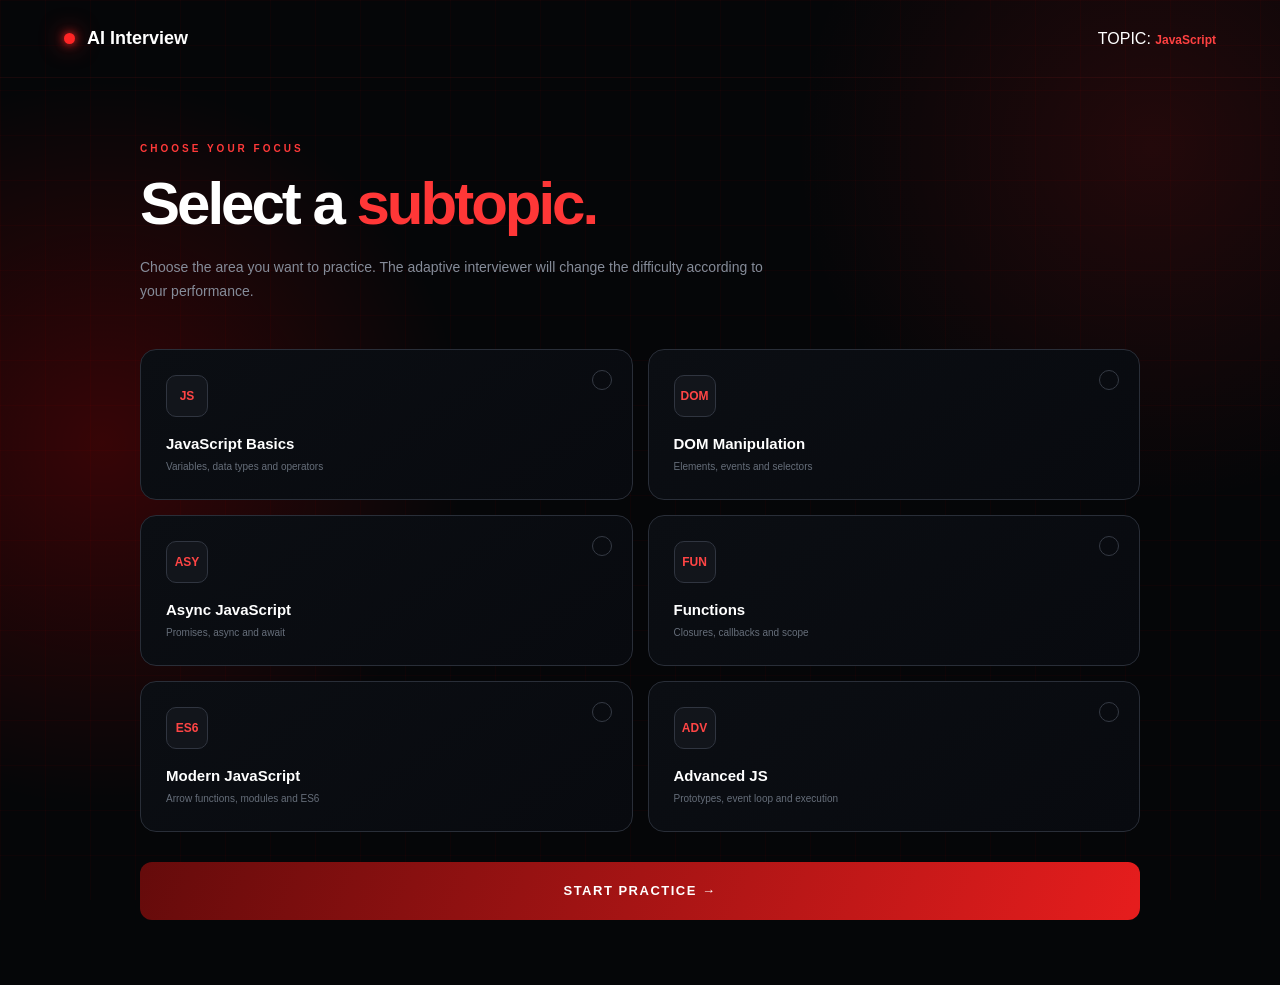
<file: subtopics.html>
<!DOCTYPE html>
<html lang="en">
<head>
<meta charset="UTF-8">
<meta name="viewport" content="width=device-width, initial-scale=1.0">
<title>AI Interview - Subtopics</title>

<style>
*{
    margin:0;
    padding:0;
    box-sizing:border-box;
}

body{
    min-height:100vh;
    color:#fff;
    font-family:Arial,Helvetica,sans-serif;
    background:
        radial-gradient(circle at 8% 45%,rgba(255,0,0,.20),transparent 28%),
        radial-gradient(circle at 90% 15%,rgba(255,30,30,.12),transparent 25%),
        #050608;
}

body::before{
    content:"";
    position:fixed;
    inset:0;
    background-image:
        linear-gradient(rgba(255,0,0,.035) 1px,transparent 1px),
        linear-gradient(90deg,rgba(255,0,0,.035) 1px,transparent 1px);
    background-size:45px 45px;
    pointer-events:none;
}

.topbar{
    width:100%;
    padding:28px 5%;
    display:flex;
    justify-content:space-between;
    align-items:center;
    border-bottom:1px solid rgba(255,50,50,.08);
    position:relative;
    z-index:2;
}

.brand{
    display:flex;
    align-items:center;
    gap:12px;
}

.brand-dot{
    width:11px;
    height:11px;
    border-radius:50%;
    background:#ff2525;
    box-shadow:0 0 10px #ff2525,0 0 25px #ff2525;
}

.brand-name{
    font-size:18px;
    font-weight:600;
}

.topic-display{
    color:#ff4141;
    font-size:12px;
    font-weight:bold;
}

.container{
    width:90%;
    max-width:1000px;
    margin:auto;
    padding:65px 0;
    position:relative;
    z-index:2;
}

.eyebrow{
    color:#ff3939;
    font-size:10px;
    font-weight:bold;
    letter-spacing:3px;
    margin-bottom:15px;
}

.heading h1{
    font-size:clamp(38px,5vw,60px);
    letter-spacing:-3px;
    margin-bottom:18px;
}

.heading h1 span{
    color:#ff3737;
}

.heading p{
    color:#858c99;
    font-size:14px;
    line-height:1.7;
    max-width:650px;
}

.subtopic-grid{
    margin-top:45px;
    display:grid;
    grid-template-columns:repeat(2,1fr);
    gap:15px;
}

.subtopic-card{
    position:relative;
    padding:25px;
    min-height:130px;
    border:1px solid #292e38;
    border-radius:16px;
    background:linear-gradient(145deg,#0b0e13,#080a0f);
    cursor:pointer;
    transition:.3s;
}

.subtopic-card:hover{
    transform:translateY(-5px);
    border-color:#ff3737;
    box-shadow:0 15px 35px rgba(255,0,0,.12);
}

.subtopic-card input{
    display:none;
}

.subtopic-icon{
    width:42px;
    height:42px;
    border-radius:10px;
    display:flex;
    align-items:center;
    justify-content:center;
    background:#12151b;
    border:1px solid #303540;
    color:#ff4545;
    font-size:12px;
    font-weight:bold;
    margin-bottom:18px;
}

.subtopic-name{
    font-size:15px;
    font-weight:bold;
    margin-bottom:7px;
}

.subtopic-description{
    color:#666e7a;
    font-size:10px;
    line-height:1.5;
}

.check{
    position:absolute;
    top:20px;
    right:20px;
    width:20px;
    height:20px;
    border-radius:50%;
    border:1px solid #353a44;
    display:flex;
    justify-content:center;
    align-items:center;
    color:transparent;
}

.subtopic-card input:checked + .subtopic-content{
    border-color:#ff3030;
}

.subtopic-card.selected{
    border-color:#ff3030;
    background:linear-gradient(145deg,rgba(255,30,30,.15),rgba(50,8,8,.35));
    box-shadow:0 0 25px rgba(255,30,30,.15);
}

.subtopic-card.selected .check{
    background:#ff3030;
    border-color:#ff3030;
    color:white;
}

.start-practice{
    width:100%;
    height:58px;
    margin-top:30px;
    border:none;
    border-radius:12px;
    background:linear-gradient(110deg,#650b0b,#e51d1d,#700808);
    background-size:200% 100%;
    color:white;
    font-size:13px;
    font-weight:bold;
    letter-spacing:1.5px;
    cursor:pointer;
    transition:.3s;
}

.start-practice:hover{
    transform:translateY(-3px);
    background-position:100% 0;
    box-shadow:0 10px 35px rgba(255,0,0,.3);
}

@media(max-width:600px){
    .container{
        width:calc(100% - 30px);
        padding:45px 0;
    }

    .subtopic-grid{
        grid-template-columns:1fr;
    }

    .heading h1{
        font-size:40px;
    }
}
</style>
</head>

<body>

<header class="topbar">
    <div class="brand">
        <div class="brand-dot"></div>
        <div class="brand-name">AI Interview</div>
    </div>

    <div>
        TOPIC:
        <span class="topic-display" id="topicDisplay">Loading...</span>
    </div>
</header>

<main class="container">

    <section class="heading">
        <div class="eyebrow">CHOOSE YOUR FOCUS</div>

        <h1>
            Select a <span>subtopic.</span>
        </h1>

        <p>
            Choose the area you want to practice.
            The adaptive interviewer will change the difficulty
            according to your performance.
        </p>
    </section>

    <div class="subtopic-grid" id="subtopicGrid"></div>

    <button class="start-practice" id="startPractice">
        START PRACTICE →
    </button>

</main>

<script>

const params = new URLSearchParams(window.location.search);

const topic = params.get("topic") || "JavaScript";

document.getElementById("topicDisplay").textContent = topic;

const subtopics = {

    JavaScript:[
        ["JS","JavaScript Basics","Variables, data types and operators"],
        ["DOM","DOM Manipulation","Elements, events and selectors"],
        ["ASY","Async JavaScript","Promises, async and await"],
        ["FUN","Functions","Closures, callbacks and scope"],
        ["ES6","Modern JavaScript","Arrow functions, modules and ES6"],
        ["ADV","Advanced JS","Prototypes, event loop and execution"]
    ],

    React:[
        ["CMP","Components","Functional components and JSX"],
        ["HOK","React Hooks","useState, useEffect and hooks"],
        ["STT","State","State management and updates"],
        ["PRP","Props","Passing data between components"],
        ["DOM","Virtual DOM","Rendering and reconciliation"],
        ["ADV","Advanced React","Custom hooks and optimization"]
    ],

    Python:[
        ["BAS","Python Basics","Variables, data types and syntax"],
        ["FUN","Functions","Functions, arguments and scope"],
        ["OOP","OOP","Classes, objects and inheritance"],
        ["COL","Collections","Lists, tuples, sets and dictionaries"],
        ["ERR","Exceptions","Error and exception handling"],
        ["ADV","Advanced Python","Decorators, generators and modules"]
    ],

    Java:[
        ["BAS","Java Basics","Variables, syntax and data types"],
        ["OOP","OOP","Classes, objects and inheritance"],
        ["POL","Polymorphism","Overloading and overriding"],
        ["ABS","Abstraction","Abstract classes and interfaces"],
        ["EXC","Exceptions","Exception handling"],
        ["ADV","Advanced Java","Collections, threads and JVM"]
    ],

    DSA:[
        ["ARR","Arrays","Array operations and problems"],
        ["LL","Linked Lists","Nodes and linked list operations"],
        ["STK","Stack","Stack operations and applications"],
        ["QUE","Queue","Queues and their applications"],
        ["TREE","Trees","Binary trees and traversal"],
        ["ALG","Algorithms","Searching, sorting and complexity"]
    ],

    "Web Development":[
        ["HTML","HTML","Structure and semantic elements"],
        ["CSS","CSS","Styling and responsive design"],
        ["JS","JavaScript","Client-side programming"],
        ["DOM","DOM","Web page manipulation"],
        ["API","APIs","HTTP and REST APIs"],
        ["ADV","Advanced Web","Frontend and backend concepts"]
    ]

};

function generateCustom(topic){

    return [
        ["BAS","Fundamentals","Basic concepts of " + topic],
        ["CON","Core Concepts","Important concepts of " + topic],
        ["USE","Applications","Real-world applications"],
        ["ADV","Advanced Concepts","Advanced topics and techniques"]
    ];

}

const list = subtopics[topic] || generateCustom(topic);

const grid = document.getElementById("subtopicGrid");

list.forEach((item,index)=>{

    const card = document.createElement("div");

    card.className = "subtopic-card";

    card.innerHTML = `
        <div class="subtopic-icon">${item[0]}</div>
        <div class="subtopic-name">${item[1]}</div>
        <div class="subtopic-description">${item[2]}</div>
        <div class="check">✓</div>
    `;

    card.addEventListener("click",()=>{

        document.querySelectorAll(".subtopic-card")
        .forEach(c=>c.classList.remove("selected"));

        card.classList.add("selected");

        card.dataset.subtopic = item[1];

    });

    grid.appendChild(card);

});

document.getElementById("startPractice").addEventListener("click",()=>{

    const selected =
        document.querySelector(".subtopic-card.selected");

    if(!selected){

        alert("Please select a subtopic first.");

        return;

    }

    const subtopic =
        selected.dataset.subtopic;

    window.location.href =
        "questions.html?topic=" +
        encodeURIComponent(topic) +
        "&subtopic=" +
        encodeURIComponent(subtopic);

});

</script>

</body>
</html>
</file>
